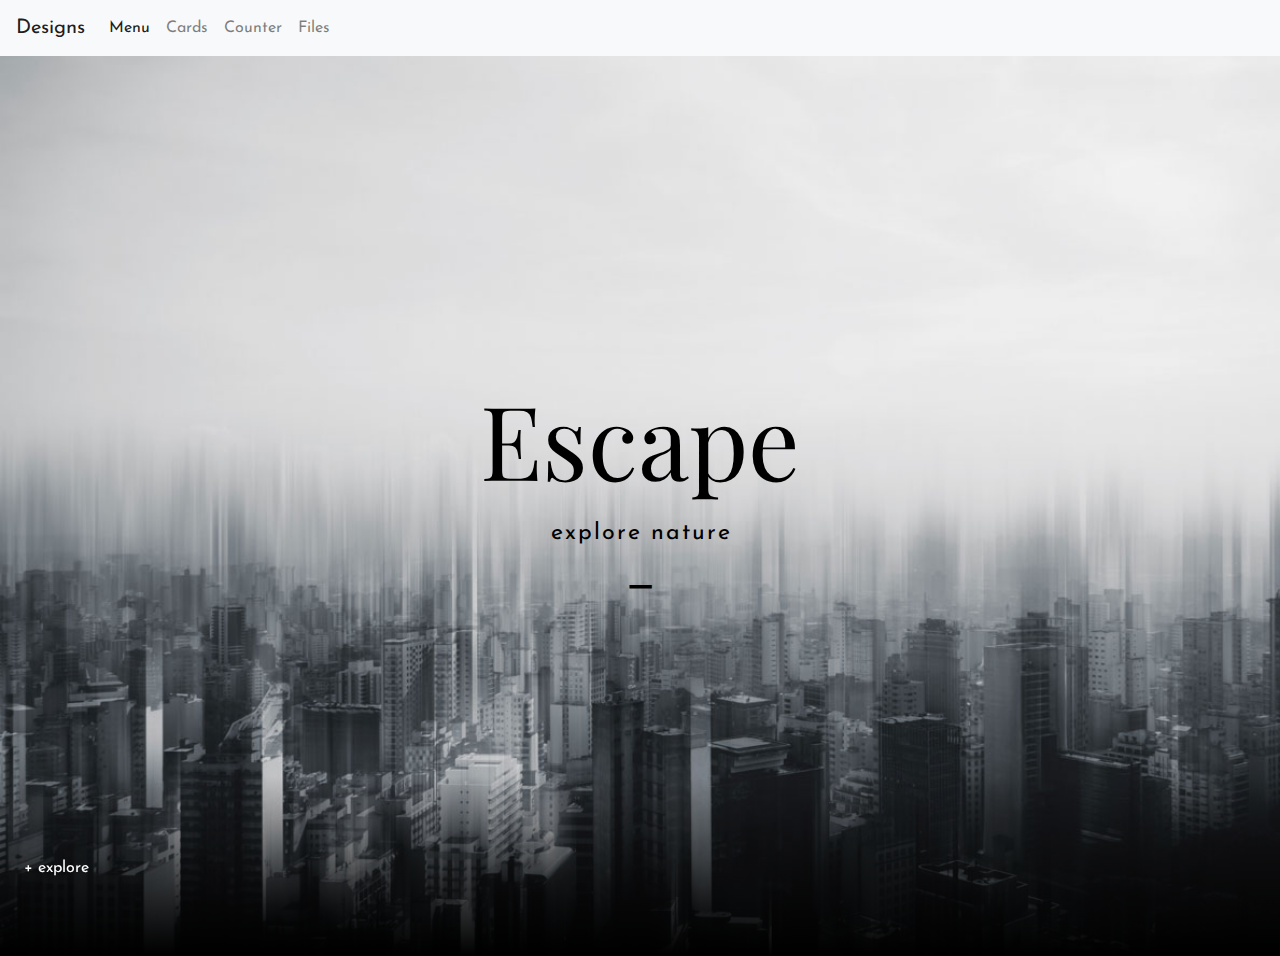
<file: index.html>
<!DOCTYPE html>
<html lang="en" class="no-js">
  <head>
    <meta charset="UTF-8" />
    <meta name="viewport" content="width=device-width, initial-scale=1" />
    <title>Grid Menu | Demo 2 | Codrops</title>
    <meta
      name="description"
      content="A CSS Grid powered menu with a box look"
    />
    <meta
      name="keywords"
      content="menu, css grid, box, navigation, web development, animation"
    />
    <meta name="author" content="Codrops" />
    <link rel="shortcut icon" href="favicon.ico" />
    <link
      rel="stylesheet"
      href="https://cdn.jsdelivr.net/npm/bootstrap@4.0.0/dist/css/bootstrap.min.css"
      integrity="sha384-Gn5384xqQ1aoWXA+058RXPxPg6fy4IWvTNh0E263XmFcJlSAwiGgFAW/dAiS6JXm"
      crossorigin="anonymous"
    />
    <link rel="stylesheet" type="text/css" href="css/base.css" />
    <link rel="stylesheet" type="text/css" href="css/demo2.css" />
    <script>
      document.documentElement.className = "js";
      var supportsCssVars = function () {
        var e,
          t = document.createElement("style");
        return (
          (t.innerHTML = "root: { --tmp-var: bold; }"),
          document.head.appendChild(t),
          (e = !!(
            window.CSS &&
            window.CSS.supports &&
            window.CSS.supports("font-weight", "var(--tmp-var)")
          )),
          t.parentNode.removeChild(t),
          e
        );
      };
      supportsCssVars() ||
        alert(
          "Please view this demo in a modern browser that supports CSS Variables."
        );
    </script>
  </head>
  <body class="demo-2 loading">
    <svg class="hidden">
      <symbol id="icon-arrow" viewBox="0 0 24 24">
        <title>arrow</title>
        <polygon
          points="6.3,12.8 20.9,12.8 20.9,11.2 6.3,11.2 10.2,7.2 9,6 3.1,12 9,18 10.2,16.8 "
        />
      </symbol>
      <symbol id="icon-drop" viewBox="0 0 24 24">
        <title>drop</title>
        <path
          d="M12,21c-3.6,0-6.6-3-6.6-6.6C5.4,11,10.8,4,11.4,3.2C11.6,3.1,11.8,3,12,3s0.4,0.1,0.6,0.3c0.6,0.8,6.1,7.8,6.1,11.2C18.6,18.1,15.6,21,12,21zM12,4.8c-1.8,2.4-5.2,7.4-5.2,9.6c0,2.9,2.3,5.2,5.2,5.2s5.2-2.3,5.2-5.2C17.2,12.2,13.8,7.3,12,4.8z"
        />
        <path
          d="M12,18.2c-0.4,0-0.7-0.3-0.7-0.7s0.3-0.7,0.7-0.7c1.3,0,2.4-1.1,2.4-2.4c0-0.4,0.3-0.7,0.7-0.7c0.4,0,0.7,0.3,0.7,0.7C15.8,16.5,14.1,18.2,12,18.2z"
        />
      </symbol>
    </svg>
    <nav class="navbar navbar-expand-lg navbar-light bg-light">
      <a class="navbar-brand" href="#">Designs</a>
      <button
        class="navbar-toggler"
        type="button"
        data-toggle="collapse"
        data-target="#navbarNav"
        aria-controls="navbarNav"
        aria-expanded="false"
        aria-label="Toggle navigation"
      >
        <span class="navbar-toggler-icon"></span>
      </button>
      <div class="collapse navbar-collapse" id="navbarNav">
        <ul class="navbar-nav">
          <li class="nav-item active">
            <a class="nav-link" href="index.html"
              >Menu <span class="sr-only">(current)</span></a
            >
          </li>
          <li class="nav-item">
            <a class="nav-link" href="cards.html">Cards</a>
          </li>
          <li class="nav-item">
            <a class="nav-link" href="counter.html">Counter</a>
          </li>
          <li class="nav-item">
            <a class="nav-link" href="files.html">Files</a>
          </li>
        </ul>
      </div>
    </nav>
    <main>
      <div class="message">
        To see the menu, please view on a larger screen.
      </div>
      <div class="content content--fixed">
        <button class="menu-trigger">+ explore</button>
      </div>
      <div
        id="content-1"
        class="content content--switch content--switch-current"
      >
        <h2 class="content__title">Escape</h2>
        <div class="content__subtitle">explore nature</div>
      </div>
      <div id="content-2" class="content content--switch">
        <h2 class="content__title">Beach</h2>
        <div class="content__subtitle">Lift your spirits</div>
      </div>
      <div id="content-3" class="content content--switch">
        <h2 class="content__title">Desert</h2>
        <div class="content__subtitle">Find yourself</div>
      </div>
      <div id="content-4" class="content content--switch">
        <h2 class="content__title">Ocean</h2>
        <div class="content__subtitle">Uncover beauty</div>
      </div>
      <div id="content-5" class="content content--switch">
        <h2 class="content__title">Jungle</h2>
        <div class="content__subtitle">Feel nature</div>
      </div>
      <div id="content-6" class="content content--switch">
        <h2 class="content__title">Mountains</h2>
        <div class="content__subtitle">Explore your limits</div>
      </div>
      <nav class="grim">
        <div class="grim__item">
          <div class="grim__item-bg grim__item-bg--1"></div>
        </div>
        <div class="grim__item">
          <div class="grim__item-bg grim__item-bg--2"></div>
        </div>
        <div class="grim__item">
          <div class="grim__item-bg grim__item-bg--3"></div>
          <div class="grim__item-content">
            <div class="grim__item-inner">
              <button class="menu-trigger menu-trigger--close">- close</button>
            </div>
          </div>
        </div>
        <div class="grim__item">
          <div class="grim__item-bg grim__item-bg--4"></div>
        </div>
        <div class="grim__item">
          <div class="grim__item-bg grim__item-bg--5"></div>
          <a href="#content-1" class="grim__link grim__item-content">
            <div class="grim__item-inner">
              <h3 class="grim__item-title">Home</h3>
            </div>
          </a>
        </div>
        <div class="grim__item">
          <div class="grim__item-bg grim__item-bg--6"></div>
          <div
            class="grim__item-img grim__item-img--1"
            style="background-image: url(img/1.jpg)"
          ></div>
          <a href="#content-2" class="grim__link grim__item-content">
            <div class="grim__item-inner">
              <h3 class="grim__item-title">Beach</h3>
              <span class="grim__item-desc">Lift your spirits</span>
            </div>
          </a>
          <div class="grim__item-bg grim__item-bg-cover grim__item-bg--6"></div>
        </div>
        <div class="grim__item">
          <div class="grim__item-bg grim__item-bg--7"></div>
          <div
            class="grim__item-img grim__item-img--2"
            style="background-image: url(img/2.jpg)"
          ></div>
          <a href="#content-3" class="grim__link grim__item-content">
            <div class="grim__item-inner">
              <h3 class="grim__item-title">Desert</h3>
              <span class="grim__item-desc">Find yourself</span>
            </div>
          </a>
          <div class="grim__item-bg grim__item-bg-cover grim__item-bg--7"></div>
        </div>
        <div class="grim__item">
          <div class="grim__item-bg grim__item-bg--8"></div>
          <div
            class="grim__item-img grim__item-img--3"
            style="background-image: url(img/3.jpg)"
          ></div>
          <a href="#content-4" class="grim__link grim__item-content">
            <div class="grim__item-inner">
              <h3 class="grim__item-title">Ocean</h3>
              <span class="grim__item-desc">Uncover beauty</span>
            </div>
          </a>
          <div class="grim__item-bg grim__item-bg-cover grim__item-bg--8"></div>
        </div>
        <div class="grim__item">
          <div class="grim__item-bg grim__item-bg--9"></div>
          <div
            class="grim__item-img grim__item-img--4"
            style="background-image: url(img/4.jpg)"
          ></div>
          <a href="#content-5" class="grim__link grim__item-content">
            <div class="grim__item-inner">
              <h3 class="grim__item-title">Jungle</h3>
              <span class="grim__item-desc">Feel nature</span>
            </div>
          </a>
          <div class="grim__item-bg grim__item-bg-cover grim__item-bg--9"></div>
        </div>
        <div class="grim__item">
          <div class="grim__item-bg grim__item-bg--10"></div>
          <div
            class="grim__item-img grim__item-img--5"
            style="background-image: url(img/5.jpg)"
          ></div>
          <a href="#content-6" class="grim__link grim__item-content">
            <div class="grim__item-inner">
              <h3 class="grim__item-title">Mountains</h3>
              <span class="grim__item-desc">Explore your limits</span>
            </div>
          </a>
          <div
            class="grim__item-bg grim__item-bg-cover grim__item-bg--10"
          ></div>
        </div>
      </nav>
    </main>
    <script
      src="https://code.jquery.com/jquery-3.2.1.slim.min.js"
      integrity="sha384-KJ3o2DKtIkvYIK3UENzmM7KCkRr/rE9/Qpg6aAZGJwFDMVNA/GpGFF93hXpG5KkN"
      crossorigin="anonymous"
    ></script>
    <script
      src="https://cdn.jsdelivr.net/npm/popper.js@1.12.9/dist/umd/popper.min.js"
      integrity="sha384-ApNbgh9B+Y1QKtv3Rn7W3mgPxhU9K/ScQsAP7hUibX39j7fakFPskvXusvfa0b4Q"
      crossorigin="anonymous"
    ></script>
    <script
      src="https://cdn.jsdelivr.net/npm/bootstrap@4.0.0/dist/js/bootstrap.min.js"
      integrity="sha384-JZR6Spejh4U02d8jOt6vLEHfe/JQGiRRSQQxSfFWpi1MquVdAyjUar5+76PVCmYl"
      crossorigin="anonymous"
    ></script>
    <script src="js/demo.js"></script>
    <script src="js/imagesloaded.pkgd.min.js"></script>
    <script src="js/anime.min.js"></script>
    <script src="js/menu2.js"></script>
  </body>
</html>
</file>
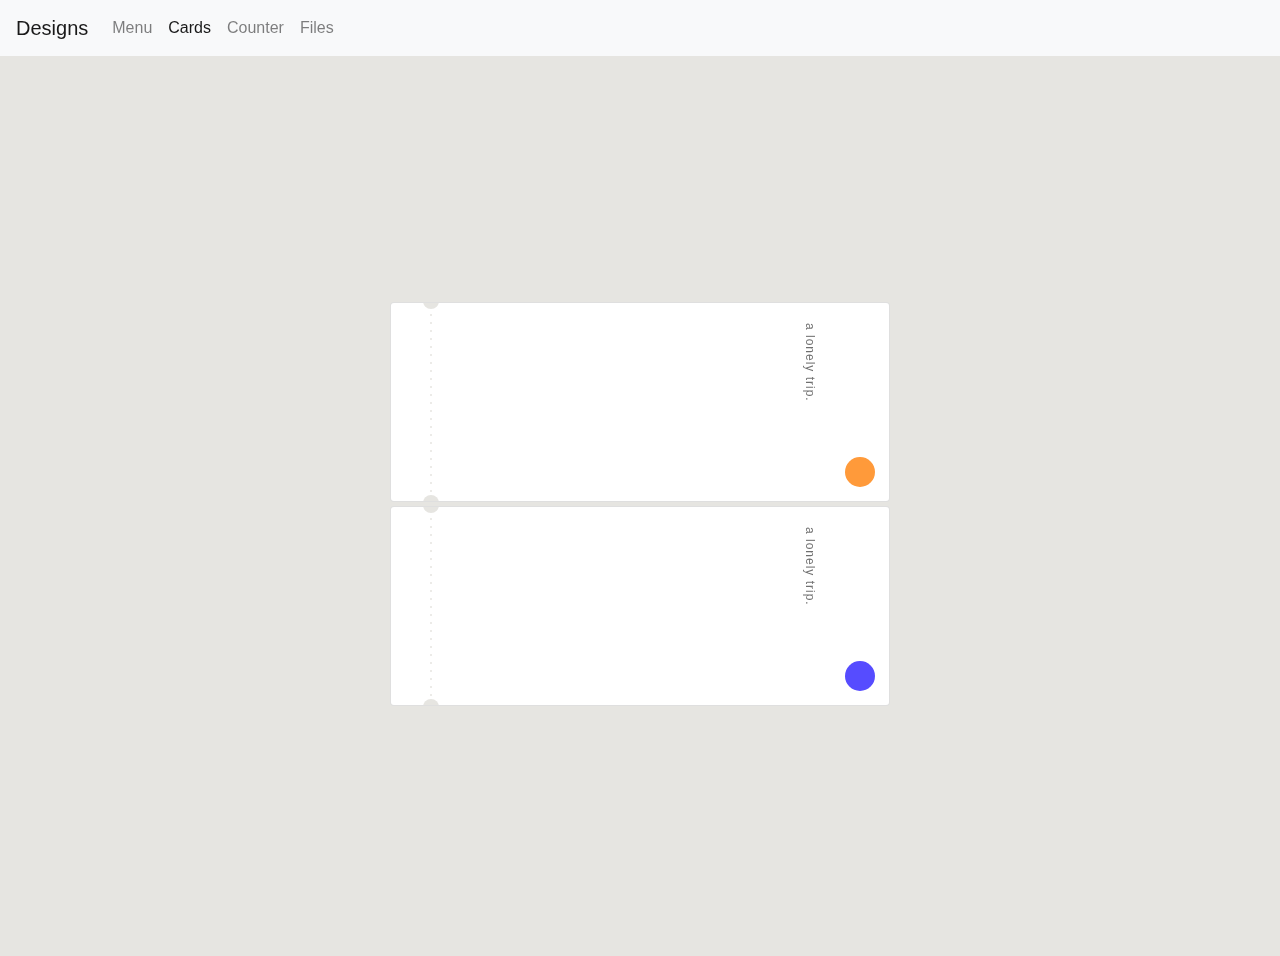
<file: cards.html>
<!DOCTYPE html>
<html lang="en">
  <head>
    <meta charset="UTF-8" />
    <meta http-equiv="X-UA-Compatible" content="IE=edge" />
    <meta name="viewport" content="width=device-width, initial-scale=1.0" />
    <link
      rel="stylesheet"
      href="https://cdn.jsdelivr.net/npm/bootstrap@4.0.0/dist/css/bootstrap.min.css"
      integrity="sha384-Gn5384xqQ1aoWXA+058RXPxPg6fy4IWvTNh0E263XmFcJlSAwiGgFAW/dAiS6JXm"
      crossorigin="anonymous"
    />
    <link rel="stylesheet" href="css/styles2.css" />

    <title>Document</title>
  </head>
  <body>
    <nav class="navbar navbar-expand-lg navbar-light bg-light">
      <a class="navbar-brand" href="#">Designs</a>
      <button
        class="navbar-toggler"
        type="button"
        data-toggle="collapse"
        data-target="#navbarNav"
        aria-controls="navbarNav"
        aria-expanded="false"
        aria-label="Toggle navigation"
      >
        <span class="navbar-toggler-icon"></span>
      </button>
      <div class="collapse navbar-collapse" id="navbarNav">
        <ul class="navbar-nav">
          <li class="nav-item">
            <a class="nav-link" href="index.html">Menu </a>
          </li>
          <li class="nav-item active">
            <a class="nav-link" href="cards.html"
              >Cards<span class="sr-only">(current)</span></a
            >
          </li>
          <li class="nav-item">
            <a class="nav-link" href="counter.html">Counter</a>
          </li>
          <li class="nav-item">
            <a class="nav-link" href="files.html">Files</a>
          </li>
        </ul>
      </div>
    </nav>

    <div class="container">
      <div class="card">
        <h2>North</h2>
        <i class="fas fa-arrow-right"></i>
        <p>a lonely trip.</p>
        <div class="pic"></div>
        <ul>
          <li></li>
          <li></li>
          <li></li>
          <li></li>
          <li></li>
          <li></li>
          <li></li>
          <li></li>
          <li></li>
          <li></li>
          <li></li>
          <li></li>
          <li></li>
          <li></li>
          <li></li>
          <li></li>
          <li></li>
          <li></li>
          <li></li>
          <li></li>
          <li></li>
          <li></li>
          <li></li>
        </ul>
        <div class="social">
          <i class="fab fa-facebook-f"></i>
          <i class="fab fa-twitter"></i>
          <i class="fab fa-instagram"></i>
          <i class="fab fa-github"></i>
        </div>
        <button></button>
      </div>
      <div class="card card2">
        <h2>Vauxhall</h2>
        <i class="fas fa-arrow-right"></i>
        <p>a lonely trip.</p>
        <div class="pic"></div>
        <ul>
          <li></li>
          <li></li>
          <li></li>
          <li></li>
          <li></li>
          <li></li>
          <li></li>
          <li></li>
          <li></li>
          <li></li>
          <li></li>
          <li></li>
          <li></li>
          <li></li>
          <li></li>
          <li></li>
          <li></li>
          <li></li>
          <li></li>
          <li></li>
          <li></li>
          <li></li>
          <li></li>
        </ul>
        <div class="social">
          <i class="fab fa-facebook-f"></i>
          <i class="fab fa-twitter"></i>
          <i class="fab fa-instagram"></i>
          <i class="fab fa-github"></i>
        </div>
        <button></button>
      </div>
    </div>

    <script
      src="https://code.jquery.com/jquery-3.2.1.slim.min.js"
      integrity="sha384-KJ3o2DKtIkvYIK3UENzmM7KCkRr/rE9/Qpg6aAZGJwFDMVNA/GpGFF93hXpG5KkN"
      crossorigin="anonymous"
    ></script>
    <script
      src="https://cdn.jsdelivr.net/npm/popper.js@1.12.9/dist/umd/popper.min.js"
      integrity="sha384-ApNbgh9B+Y1QKtv3Rn7W3mgPxhU9K/ScQsAP7hUibX39j7fakFPskvXusvfa0b4Q"
      crossorigin="anonymous"
    ></script>
    <script
      src="https://cdn.jsdelivr.net/npm/bootstrap@4.0.0/dist/js/bootstrap.min.js"
      integrity="sha384-JZR6Spejh4U02d8jOt6vLEHfe/JQGiRRSQQxSfFWpi1MquVdAyjUar5+76PVCmYl"
      crossorigin="anonymous"
    ></script>
  </body>
</html>
</file>
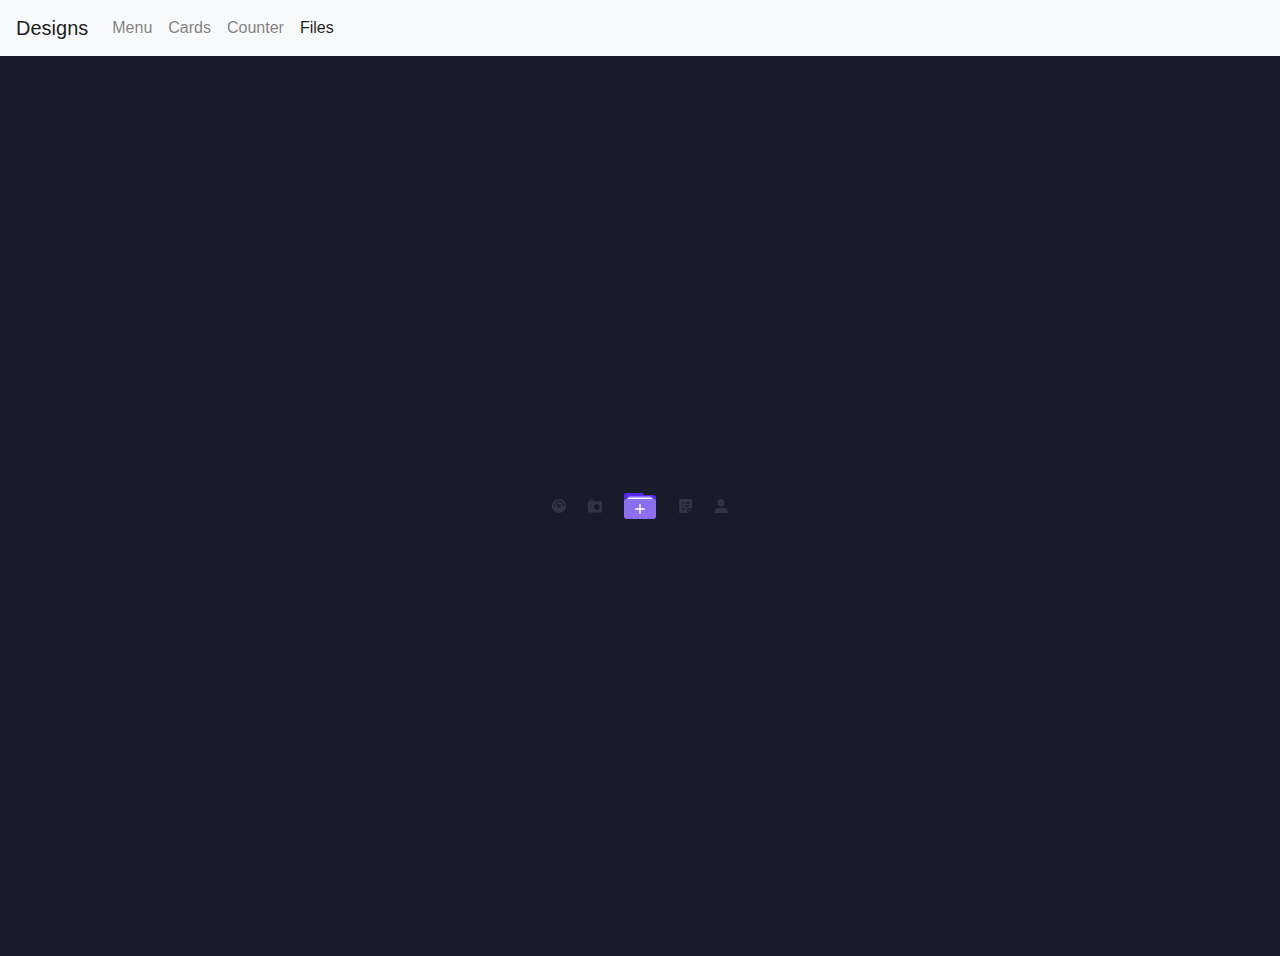
<file: files.html>
<!DOCTYPE html>
<html lang="en">
  <head>
    <meta charset="UTF-8" />
    <meta http-equiv="X-UA-Compatible" content="IE=edge" />
    <meta name="viewport" content="width=device-width, initial-scale=1.0" />
    <link
      rel="stylesheet"
      href="https://cdn.jsdelivr.net/npm/bootstrap@4.0.0/dist/css/bootstrap.min.css"
      integrity="sha384-Gn5384xqQ1aoWXA+058RXPxPg6fy4IWvTNh0E263XmFcJlSAwiGgFAW/dAiS6JXm"
      crossorigin="anonymous"
    />
    <link rel="stylesheet" href="css/styles4.css">
    <title>Document</title>
  </head>
  <body>
    <nav class="navbar navbar-expand-lg navbar-light bg-light">
        <a class="navbar-brand" href="#">Designs</a>
        <button
          class="navbar-toggler"
          type="button"
          data-toggle="collapse"
          data-target="#navbarNav"
          aria-controls="navbarNav"
          aria-expanded="false"
          aria-label="Toggle navigation"
        >
          <span class="navbar-toggler-icon"></span>
        </button>
        <div class="collapse navbar-collapse" id="navbarNav">
          <ul class="navbar-nav">
            <li class="nav-item">
              <a class="nav-link" href="index.html">Menu </a>
            </li>
            <li class="nav-item">
              <a class="nav-link" href="cards.html">Cards</a>
            </li>
            <li class="nav-item">
              <a class="nav-link" href="counter.html"
                >Counter</a
              >
            </li>
            <li class="nav-item active">
              <a class="nav-link" href="files.html">Files
                <span class="sr-only">(current)</span>
              </a>
            </li>
          </ul>
        </div>
      </nav>
    <div class="main-container">
    <ul class="tabbar">
        <li>
            <svg>
                <use xlink:href="#dashboardIconFilled">
            </svg>
        </li>
        <li>
            <svg>
                <use xlink:href="#cameraIconFilled">
            </svg>
        </li>
        <li>
            <div class="fileAdd">
                <ul>
                    <li class="word"></li>
                    <li class="powerpoint"></li>
                    <li class="excel"></li>
                </ul>
                <div>
                    <span></span>
                </div>
            </div>
        </li>
        <li>
            <svg>
                <use xlink:href="#filesIconFilled">
            </svg>
        </li>
        <li>
            <svg>
                <use xlink:href="#userIconFilled">
            </svg>
        </li>
    </ul>
    
    <svg xmlns="http://www.w3.org/2000/svg" style="display: none;">
        <symbol xmlns="http://www.w3.org/2000/svg" viewBox="0 0 24 24" id="dashboardIcon">
            <g stroke-linecap="square" stroke-linejoin="miter" stroke-width="2">
                <path fill="none" stroke-miterlimit="10" d="M6.3,10C6.1,10.6,6,11.3,6,12" stroke-linecap="butt"></path>
                <path fill="none" stroke-miterlimit="10" d="M18,12c0-3.3-2.7-6-6-6 c-0.7,0-1.4,0.1-2,0.3" stroke-linecap="butt"></path>
                <line fill="none" stroke-miterlimit="10" x1="10.6" y1="10.6" x2="7" y2="7"></line>
                <circle fill="none" stroke-miterlimit="10" cx="12" cy="12" r="2"></circle>
                <circle fill="none" stroke-miterlimit="10" cx="12" cy="12" r="11"></circle>
            </g>
        </symbol>
        <symbol xmlns="http://www.w3.org/2000/svg" viewBox="0 0 24 24" id="dashboardIconFilled">
            <path stroke="none" d="M12,0C5.383,0,0,5.383,0,12s5.383,12,12,12s12-5.383,12-12S18.617,0,12,0z M5,12c0,0.552-0.447,1-1,1 s-1-0.448-1-1c0-1.387,0.325-2.696,0.887-3.871l1.526,1.526C5.15,10.389,5,11.177,5,12z M12,15c-1.654,0-3-1.346-3-3 c0-0.462,0.113-0.894,0.3-1.285L5.086,6.5L6.5,5.086l4.214,4.215C11.106,9.114,11.538,9,12,9c1.654,0,3,1.346,3,3S13.654,15,12,15z M20,13c-0.553,0-1-0.448-1-1c0-3.86-3.141-7-7-7c-0.823,0-1.61,0.15-2.345,0.413L8.13,3.887C9.304,3.324,10.613,3,12,3 c4.963,0,9,4.038,9,9C21,12.552,20.553,13,20,13z"></path>
        </symbol>
        <symbol xmlns="http://www.w3.org/2000/svg" viewBox="0 0 24 24" id="cameraIcon">
            <g stroke-linecap="square" stroke-linejoin="miter" stroke-width="2">
                <rect x="1" y="5" transform="matrix(-1 -4.489621e-11 4.489621e-11 -1 24 27)" fill="none" stroke-miterlimit="10" width="22" height="17"></rect>
                <line fill="none" stroke-miterlimit="10" x1="4" y1="2" x2="8" y2="2"></line>
                <circle fill="none" stroke-miterlimit="10" cx="15" cy="14" r="4"></circle>
                <circle cx="6" cy="10" r="1" stroke-linejoin="miter" stroke-linecap="square" stroke="none"></circle>
            </g>
        </symbol>
        <symbol xmlns="http://www.w3.org/2000/svg" viewBox="0 0 24 24" id="cameraIconFilled">
            <g stroke="none">
                <rect x="3" y="1" width="6" height="2"></rect>
                <path d="M23,4H1C0.447,4,0,4.448,0,5v17c0,0.552,0.447,1,1,1h22c0.553,0,1-0.448,1-1V5C24,4.448,23.553,4,23,4z M6,11c-0.552,0-1-0.448-1-1c0-0.552,0.448-1,1-1s1,0.448,1,1C7,10.552,6.552,11,6,11z M15,19c-2.761,0-5-2.239-5-5s2.239-5,5-5 s5,2.239,5,5S17.761,19,15,19z"></path>
            </g>
        </symbol>
        <symbol xmlns="http://www.w3.org/2000/svg" viewBox="0 0 24 24" id="filesIcon">
            <g stroke-linecap="square" stroke-linejoin="miter" stroke-width="2" transform="translate(1,0)">
                <line x1="7" y1="7" x2="8" y2="7" fill="none" stroke-miterlimit="10"></line>
                <line x1="12" y1="7" x2="17" y2="7" fill="none" stroke-miterlimit="10"></line>
                <line x1="7" y1="12" x2="8" y2="12" fill="none" stroke-miterlimit="10"></line>
                <line x1="12" y1="12" x2="17" y2="12" fill="none" stroke-miterlimit="10"></line>
                <line x1="7" y1="17" x2="12" y2="17" fill="none" stroke-miterlimit="10"></line>
                <polygon points="16 23 16 17 22 17 16 23" stroke="none" stroke-linecap="butt"></polygon>
                <polyline points="16 23 16 17 22 17" fill="none" stroke-miterlimit="10" stroke-linecap="butt"></polyline>
                <polygon points="16 23 2 23 2 1 22 1 22 17 16 23" fill="none" stroke-miterlimit="10"></polygon>
            </g>
        </symbol>
        <symbol xmlns="http://www.w3.org/2000/svg" viewBox="0 0 24 24" id="filesIconFilled">
            <g transform="translate(1,0)">
                <polygon points="22.414 18 17 18 17 23.414 22.414 18" stroke="none"></polygon>
                <path d="M22,0H2A1,1,0,0,0,1,1V23a1,1,0,0,0,1,1H15V17a1,1,0,0,1,1-1h7V1A1,1,0,0,0,22,0ZM6,6H9V8H6Zm0,5H9v2H6Zm5,7H6V16h5Zm7-5H11V11h7Zm0-5H11V6h7Z" stroke="none"></path>
            </g>
        </symbol>
        <symbol xmlns="http://www.w3.org/2000/svg" viewBox="0 0 24 24" id="userIcon">
            <g stroke-linecap="square" stroke-linejoin="miter" stroke-width="2">
                <path fill="none" stroke-miterlimit="10" d="M12,12L12,12 c-2.761,0-5-2.239-5-5V6c0-2.761,2.239-5,5-5h0c2.761,0,5,2.239,5,5v1C17,9.761,14.761,12,12,12z"></path>
                <path fill="none" stroke-miterlimit="10" d="M22,20.908 c0-1.8-1.197-3.383-2.934-3.856C17.172,16.535,14.586,16,12,16s-5.172,0.535-7.066,1.052C3.197,17.525,2,19.108,2,20.908V23h20 V20.908z"></path>
            </g>
        </symbol>
        <symbol xmlns="http://www.w3.org/2000/svg" viewBox="0 0 24 24" id="userIconFilled">
            <g stroke="none">
                <path d="M12,13c3.309,0,6-2.691,6-6V6c0-3.309-2.691-6-6-6S6,2.691,6,6v1C6,10.309,8.691,13,12,13z"></path>
                <path d="M19.322,15.981c-4.704-1.303-9.939-1.303-14.644,0C2.513,16.581,1,18.564,1,20.805V24h22 v-3.195C23,18.564,21.487,16.581,19.322,15.981z"></path>
            </g>
        </symbol>
    </svg>
    
</div>
    <!-- dribbble -->
    <!-- <a class="dribbble" href="https://dribbble.com/shots/5730764-Add-file-animation" target="_blank"><img src="https://cdn.dribbble.com/assets/dribbble-ball-mark-2bd45f09c2fb58dbbfb44766d5d1d07c5a12972d602ef8b32204d28fa3dda554.svg" alt=""></a> -->
    <script
      src="https://code.jquery.com/jquery-3.2.1.slim.min.js"
      integrity="sha384-KJ3o2DKtIkvYIK3UENzmM7KCkRr/rE9/Qpg6aAZGJwFDMVNA/GpGFF93hXpG5KkN"
      crossorigin="anonymous"
    ></script>
    <script
      src="https://cdn.jsdelivr.net/npm/popper.js@1.12.9/dist/umd/popper.min.js"
      integrity="sha384-ApNbgh9B+Y1QKtv3Rn7W3mgPxhU9K/ScQsAP7hUibX39j7fakFPskvXusvfa0b4Q"
      crossorigin="anonymous"
    ></script>
    <script
      src="https://cdn.jsdelivr.net/npm/bootstrap@4.0.0/dist/js/bootstrap.min.js"
      integrity="sha384-JZR6Spejh4U02d8jOt6vLEHfe/JQGiRRSQQxSfFWpi1MquVdAyjUar5+76PVCmYl"
      crossorigin="anonymous"
    ></script>
    <script src="js/folder.js"></script>
  </body>
</html>
</file>
<file: css/base.css>
article,aside,details,figcaption,figure,footer,header,hgroup,main,nav,section,summary{display:block;}audio,canvas,video{display:inline-block;}audio:not([controls]){display:none;height:0;}[hidden]{display:none;}html{font-family:sans-serif;-ms-text-size-adjust:100%;-webkit-text-size-adjust:100%;}body{margin:0;}a:focus{outline:thin dotted;}a:active,a:hover{outline:0;}h1{font-size:2em;margin:0.67em 0;}abbr[title]{border-bottom:1px dotted;}b,strong{font-weight:bold;}dfn{font-style:italic;}hr{-moz-box-sizing:content-box;box-sizing:content-box;height:0;}mark{background:#ff0;color:#000;}code,kbd,pre,samp{font-family:monospace,serif;font-size:1em;}pre{white-space:pre-wrap;}q{quotes:"\201C" "\201D" "\2018" "\2019";}small{font-size:80%;}sub,sup{font-size:75%;line-height:0;position:relative;vertical-align:baseline;}sup{top:-0.5em;}sub{bottom:-0.25em;}img{border:0;}svg:not(:root){overflow:hidden;}figure{margin:0;}fieldset{border:1px solid #c0c0c0;margin:0 2px;padding:0.35em 0.625em 0.75em;}legend{border:0;padding:0;}button,input,select,textarea{font-family:inherit;font-size:100%;margin:0;}button,input{line-height:normal;}button,select{text-transform:none;}button,html input[type="button"],input[type="reset"],input[type="submit"]{-webkit-appearance:button;cursor:pointer;}button[disabled],html input[disabled]{cursor:default;}input[type="checkbox"],input[type="radio"]{box-sizing:border-box;padding:0;}input[type="search"]{-webkit-appearance:textfield;-moz-box-sizing:content-box;-webkit-box-sizing:content-box;box-sizing:content-box;}input[type="search"]::-webkit-search-cancel-button,input[type="search"]::-webkit-search-decoration{-webkit-appearance:none;}button::-moz-focus-inner,input::-moz-focus-inner{border:0;padding:0;}textarea{overflow:auto;vertical-align:top;}table{border-collapse:collapse;border-spacing:0;}
*,
*::after,
*::before {
	box-sizing: border-box;
}

html {
	background: #000;
}

body {
	min-height: 100vh;
	color: #57585c;
	color: var(--color-text);
	background: #fff;
	background: var(--color-bg);
	-webkit-font-smoothing: antialiased;
	-moz-osx-font-smoothing: grayscale;
}

/* Fade effect */
.js body {
	opacity: 0;
	transition: opacity 0.3s;
}

.js body.render {
	opacity: 1;
}

/* Page Loader */
.js .loading::before {
	content: '';
	position: fixed;
	z-index: 100000;
	top: 0;
	left: 0;
	width: 100%;
	height: 100%;
	background: var(--color-bg);
}

.js .loading::after {
	content: '';
	position: fixed;
	z-index: 100000;
	top: 50%;
	left: 50%;
	width: 60px;
	height: 60px;
	margin: -30px 0 0 -30px;
	pointer-events: none;
	border-radius: 50%;
	opacity: 0.4;
	background: var(--color-text);
	animation: loaderAnim 0.7s linear infinite alternate forwards;
}

@keyframes loaderAnim {
	to {
		opacity: 1;
		transform: scale3d(0.5,0.5,1);
	}
}

a {
	text-decoration: none;
	color: var(--color-link);
	outline: none;
}

a:hover,
a:focus {
	color: var(--color-link-hover);
	outline: none;
}

button:focus {
	outline: none;
}

.hidden {
	position: absolute;
	overflow: hidden;
	width: 0;
	height: 0;
	pointer-events: none;
}

.content {
	flex-direction: column;
	height: auto;
	min-height: 0;
}

.content--fixed {
	position: relative;
	z-index: 1000;
	display: block;
	padding: 0.85em;
}

.codrops-header {
	flex-direction: column;
	align-items: center;
}

.codrops-header__title {
	font-weight: bold;
	padding-bottom: 0.25em;
	text-align: center;
}

.info {
	margin: 0;
}

.codrops-links {
	margin: 0;
}

.message {
	position: relative;
	z-index: 100;
	padding: 1em;
	text-align: center;
	color: var(--color-bg);
	background: var(--color-text);
}

/* Icons */
.icon {
	display: block;
	width: 1.5em;
	height: 1.5em;
	margin: 0 auto;
	fill: currentColor;
}

main {
	position: relative;
	width: 100%;
}

/* Header */
.codrops-header {
	position: relative;
	z-index: 100;
	display: flex;
}

.codrops-header__title {
	font-size: 1em;
	font-weight: bold;
	margin: 0;
	padding: 0.75em 0;
}

.info {
	color: var(--color-info);
	text-align: center;
}

/* Top Navigation Style */
.codrops-links {
	position: relative;
	display: flex;
	justify-content: center;
	text-align: center;
	white-space: nowrap;
}

.codrops-icon {
	display: inline-block;
	margin: 0.15em;
	padding: 0.25em;
}

.demos {
	text-align: center;
	line-height: 2;
	margin: 1rem 0 0 0;
}

.github {
	display: block;
}

.content {
	position: relative;
	display: flex;
	justify-content: center;
	align-items: center;
}

.content--switch {
	padding: 2.5rem 1rem;
}

.demo--current {
	opacity: 0.5;
}

@media screen and (min-width: 55em) {
	.message {
		display: none;
	}
	
	.codrops-header {
		flex-direction: row;
		align-items: flex-start;
		align-items: center;
		align-self: start;
		grid-area: header;
		justify-self: start;
	}

	.codrops-links {
		margin-right: 1rem;
	}

	.info {
		text-align: left;
		margin: 0 0 0 1.25em;
	}

	.content {
		margin: 0 auto;
		min-height: 100vh;
	}

	.js .content--switch {
		display: none;
	}

	.js .content--switch-current {
		display: flex;
	}

	.content--fixed {
		position: fixed;
		z-index: 10;
		top: 0;
		left: 0;
		display: grid;
		align-content: space-between;
		width: 100%;
		max-width: none;
		min-height: 0;
		height: 100vh;
		padding: 1.5em;
		pointer-events: none;
		grid-template-columns: 70% 30%;
		grid-template-rows: auto auto 4em;
		grid-template-areas: 'header ...'
		'... ...'
		'menu demos';
	}

	.content--fixed a {
		pointer-events: auto;
	}

	.demos {
		grid-area: demos;
		align-self: end;
		justify-self: end;
		display: flex;
		align-items: center;
		justify-content: center;
		margin: 0;
	}

	.demo:nth-child(2) {
		margin: 0 3rem 0 1.5rem;
	}
}
</file>
<file: css/demo2.css>
@import url('https://fonts.googleapis.com/css?family=Josefin+Sans:400,700|Playfair+Display');

.demo-2 {
	font-family: 'Josefin Sans', sans-serif;
	--color-text: #000;
	--color-bg: #9c9c9c;
	--color-link: #8958b1;
	--color-link-hover: #fff;
	--color-info: #000;
}

.content__title {
	font-family: 'Playfair Display', serif;
	font-size: 8vw;
	margin: 0;
	position: relative;
	font-weight: normal;
}

.content__subtitle {
	font-size: 1.45rem;
	padding: 1rem 0;
	letter-spacing: 2px;
	text-indent: 2px;
}

.content__subtitle::after {
	content: '\2014';
	position: relative;
	display: block;
	font-size: 2.75rem;
	text-align: center;
}

.menu-trigger {
	display: none;
}

.grim {
	display: none;
}

.content--switch {
	background-size: cover;
}

.content--switch::after {
	content: '';
	pointer-events: none;
	position: absolute;
	width: 100%;
	height: 20%;
	bottom: 0;
	background: linear-gradient(transparent, #000);
}

#content-1 {
	background-image: url(../img/bg.jpg);
}

#content-2 {
	background-image: url(../img/bg1.jpg);
}

#content-3 {
	background-image: url(../img/bg2.jpg);
}

#content-4 {
	background-image: url(../img/bg3.jpg);
}

#content-5 {
	background-image: url(../img/bg4.jpg);
}

#content-6 {
	background-image: url(../img/bg5.jpg);
}

@media screen and (min-width: 55em) {
	.menu-trigger {
		display: inline-block;
		background: none;
		border: 0;
		grid-area: menu;
		justify-self: start;
		align-self: end;
		cursor: pointer;
		pointer-events: auto;
		font-family: inherit;
		color: inherit;
		position: relative;
		padding: 0;
		color: #fff;
		white-space: nowrap;
	}

	.menu-trigger--close {
		color: #000;
		align-self: center;
	}

	.grim {
		display: grid;
		position: fixed;
		z-index: 1000;
		bottom: 0;
		left: 0;
		width: 100%;
		height: 100vh;
		grid-template-columns: repeat(32,3.125vw);
		grid-template-rows: repeat(32,3.125vh);
		pointer-events: none;
	}

	.grim--open {
		pointer-events: auto;
	}

	.grim__item {
		position: relative;
		overflow: hidden;
		display: flex;
		justify-content: center;
		align-items: center;
	}

	.grim__item:first-child {
		grid-area: 31 / 1 / 33 / 2;
	}

	.grim__item:nth-child(2) {
		grid-area: 31 / 2 / 33 / 3;
	}

	.grim__item:nth-child(3) {
		grid-area: 29 / 1 / 31 / 3;
	}

	.grim__item:nth-child(4) {
		grid-area: 29 / 3 / 33 / 5;
	}

	.grim__item:nth-child(5) {
		grid-area: 25 / 1 / 29 / 5;
	}

	.grim__item:nth-child(6) {
		grid-area: 25 / 5 / 33 / 9;
	}

	.grim__item:nth-child(7) {
		grid-area: 17 / 1 / 25 / 9;
	}

	.grim__item:nth-child(8) {
		grid-area: 17 / 9 / 33 / 17;
	}

	.grim__item:nth-child(9) {
		grid-area: 1 / 1 / 17 / 17;
	}

	.grim__item:nth-child(10) {
		grid-area: 1 / 17 / 33 / 33;
	}

	.grim__item-bg {
		position: absolute;
		width: 100%;
		height: 100%;
		top: 0;
		left: 0;
		opacity: 0;
		box-shadow: 0 0 0 2px currentColor;
		background: currentColor;
	}

	.grim__item-bg--1 { color: #f1d3b9; }
	.grim__item-bg--2 { color: #df9e98; }
	.grim__item-bg--3 { color: #fcfdff; }
	.grim__item-bg--4 { color: #9ed4d4; }
	.grim__item-bg--5 { color: #000; }

	.grim__item-bg--6 { color: #7296de; }
	.grim__item-bg--7 { color: #7c95b5; }
	.grim__item-bg--8 { color: #86bfbf; }
	.grim__item-bg--9 { color: #af9b9b; }
	.grim__item-bg--10 { color: #c57d76; }

	.grim__item-img {
		position: absolute;
		width: 100%;
		height: 100%;
		opacity: 0;
		background-repeat: no-repeat;
		background-size: 100% auto;
		background-position: 50% 100%;
		background-color: currentColor;
	}

	.grim__item-img--1 { color: #fcfdff; }
	.grim__item-img--2 { color: #a9bdd6; }
	.grim__item-img--3 { color: #9ed4d4; }
	.grim__item-img--4 { color: #d0bebe; }
	.grim__item-img--5 { color: #df9e98; }

	.grim__item-content {
		position: relative;
		color: #000;
		overflow: hidden;
	}

	.grim__item-content:hover,
	.grim__item-content:focus {
		opacity: 0.8;
		color: inherit;
		transition: opacity 0.3s;
	}

	.grim__item-inner {
		padding: 0 1rem;
		display: flex;
		flex-direction: column;
		justify-content: center;
		align-items: center;
		text-align: center;
		position: relative;
		opacity: 0;
	}

	.grim__item-title {
		font-weight: normal;
		margin: 0;
		font-size: 4vmax;
		font-family: 'Playfair Display', serif;
	}

	.grim__item:nth-child(-n+6) .grim__item-title {
		font-size: 2vmax;
	}

	.grim__item:nth-child(5) .grim__item-title {
		color: #fff;
	}

	.grim__item-desc {
		font-size: 0.85rem;
		margin: 0.5rem 0 0 0;
	}

	.grim__item-desc::after {
		content: '\2014';
		position: relative;
		display: block;
		font-size: 1.75rem;
	}
}
</file>
<file: css/styles2.css>
* {
  margin: 0;
  padding: 0;
  box-sizing: border-box;
}

i {
  opacity: 0;
  font-size: 18px;
  color: #fff;
  will-change: transform;
  transform: scale(0.1);
  transition: all 0.2s ease;
}

h2 {
  pointer-events: none;
}

body {
  background-color: #E6E5E1;
  width: 100vw;
  height: 100vh;
}

.container {
  width: 100%;
  height: 100%;
  display: flex;
  justify-content: center;
  align-items: center;
  flex-direction: column;
}
.container .card {
  position: relative;
  width: 500px;
  height: 200px;
  background-color: #fff;
  overflow: hidden;
  margin-bottom: 4px;
}
.container .card:before {
  content: "";
  z-index: 99;
  position: absolute;
  top: -10px;
  left: 32px;
  display: block;
  width: 16px;
  height: 16px;
  border-radius: 16px;
  background-color: #E6E5E1;
}
.container .card:after {
  content: "";
  z-index: 99;
  position: absolute;
  bottom: -10px;
  left: 32px;
  display: block;
  width: 16px;
  height: 16px;
  border-radius: 16px;
  background-color: #E6E5E1;
}
.container .card ul {
  z-index: 99;
  position: absolute;
  left: 39px;
  top: 5px;
  list-style-type: none;
}
.container .card ul li {
  width: 2px;
  height: 2px;
  border-radius: 2px;
  margin: 6px 0;
  background-color: #E6E5E1;
}
.container .card h2 {
  z-index: 99;
  font-family: "Poppins", sans-serif;
  position: absolute;
  bottom: 0;
  right: 130px;
  font-size: 60px;
  font-weight: 700;
  color: #fff;
}
.container .card .fa-arrow-right {
  z-index: 100;
  position: absolute;
  right: 75px;
  bottom: 25px;
  font-size: 40px;
  cursor: pointer;
}
.container .card p {
  z-index: 99;
  position: absolute;
  top: 20px;
  right: 70px;
  color: #333;
  opacity: 0.7;
  font-size: 12px;
  letter-spacing: 1px;
  -ms-writing-mode: tb-lr;
      writing-mode: vertical-lr;
  transition: all 0.2s ease;
}
.container .card .pic {
  z-index: 100;
  width: 400px;
  height: 200px;
  background-image: url("https://images.unsplash.com/photo-1525543907410-b2562b6796d6?ixlib=rb-0.3.5&s=9ff8e5e718a6a40cbd0e1471235912f4&auto=format&fit=crop&w=3452&q=80");
  background-size: 100% 100%;
  filter: grayscale(100%);
}
.container .card .social {
  position: absolute;
  left: 60px;
  top: 0;
  display: flex;
  justify-content: space-around;
  align-items: center;
  width: 180px;
  height: 64px;
  border-radius: 80px;
}
.container .card .social i:nth-of-type(1) {
  transition-delay: 0.4s;
}
.container .card .social i:nth-of-type(2) {
  transition-delay: 0.3s;
}
.container .card .social i:nth-of-type(3) {
  transition-delay: 0.2s;
}
.container .card .social i:nth-of-type(4) {
  transition-delay: 0.1s;
}
.container .card:hover i {
  opacity: 1;
  transform: scale(1);
}
.container .card button {
  position: absolute;
  right: 14px;
  bottom: 14px;
  width: 30px;
  height: 30px;
  background-color: #DA4D1D;
  border: none;
  border-radius: 30px;
  cursor: pointer;
  outline: none;
  transition: all 0.3s ease;
  mix-blend-mode: hard-light;
}
.container .card button i {
  font-size: 3rem;
}
.container .card:hover button {
  transform: scale(16.5);
}
.container .card:hover p {
  color: #fff;
}
.container .card:hover .pic {
  filter: grayscale(0);
}
.container .card2 .pic {
  background-image: url("https://images.unsplash.com/photo-1528785198459-ec50485704c7?ixlib=rb-0.3.5&s=3a2fc3039516555bbb2e9cd2967bd321&auto=format&fit=crop&w=1537&q=80");
}
.container .card2 button {
  background-color: #2b26c3;
}

.dr {
  position: absolute;
  bottom: 16px;
  right: 16px;
  width: 100px;
}/*# sourceMappingURL=styles2.css.map */
</file>
<file: css/styles4.css>
.fileAdd {
    width: 32px;
    height: 24px;
    background: #5628EE;
    border-radius: 0 3px 3px 3px;
    position: relative;
    margin: 2px 0 0 0;
    perspective: 160px;
    cursor: pointer;
  }
  .fileAdd:before {
    content: '';
    border-radius: 2px 2px 0 0;
    background: inherit;
    height: 2px;
    width: 20px;
    display: block;
    position: absolute;
    top: -2px;
    left: 0;
  }
  .fileAdd div {
    position: absolute;
    left: 0;
    right: 0;
    bottom: 0;
    height: 20px;
    background: #8C6FF0;
    border-radius: 2px 2px 3px 3px;
    z-index: 2;
    transition: transform 0.25s ease;
    transform-origin: 50% 100%;
  }
  .fileAdd div span {
    display: block;
    width: 10px;
    height: 10px;
    position: absolute;
    left: 50%;
    top: 50%;
    margin: -5px 0 0 -5px;
    transition: transform 0.35s cubic-bezier(0.2, 0.8, 0.3, 1.4);
  }
  .fileAdd div span:before, .fileAdd div span:after {
    content: '';
    height: 10px;
    width: 2px;
    border-radius: 1px;
    background: #fff;
    display: block;
    position: absolute;
    left: 4px;
    top: 0;
  }
  .fileAdd div span:before {
    transform: scaleX(0.75);
  }
  .fileAdd div span:after {
    transform: scaleY(0.75) rotate(90deg);
  }
  .fileAdd ul {
    margin: 0;
    padding: 0;
    list-style: none;
    position: absolute;
    bottom: 0;
    left: 0;
    right: 0;
    perspective: 300px;
  }
  .fileAdd ul li {
    --translateY: 0;
    --translateX: 0;
    --scale: 0.92;
    bottom: 0;
    left: 6px;
    position: absolute;
    width: 20px;
    height: 26px;
    transition: transform 0.45s ease;
    transform: translateY(var(--translateY)) translateX(var(--translateX)) scaleX(var(--scale));
  }
  .fileAdd ul li:before, .fileAdd ul li:after {
    --rotateY: 0deg;
    --rotateZ: 90deg;
    content: '';
    position: absolute;
    top: 0;
    left: 0;
    width: 100%;
    height: 100%;
    border-radius: 2px;
    backface-visibility: hidden;
    transform-style: preserve-3d;
    transition: transform 0.4s ease;
    transform: rotateY(var(--rotateY)) rotateZ(var(--rotateZ));
  }
  .fileAdd ul li:after {
    --rotateY: -180deg;
    z-index: 1;
    text-align: center;
    font-size: 10px;
    font-weight: 600;
    color: #fff;
    line-height: 26px;
    font-family: 'Mukta Malar';
  }
  .fileAdd ul li.word:before {
    background: #8969f3;
  }
  .fileAdd ul li.word:after {
    background: #DAEDFE;
    color: #46A7FE;
    content: 'W';
  }
  .fileAdd ul li.powerpoint {
    --translateY: 1px;
    --scale: 0.96;
  }
  .fileAdd ul li.powerpoint:before {
    background: #bba9f8;
  }
  .fileAdd ul li.powerpoint:after {
    background: #FDE5E1;
    color: #F57F65;
    content: 'P';
  }
  .fileAdd ul li.excel {
    --translateY: 2px;
    --scale: 1;
  }
  .fileAdd ul li.excel:before {
    background: #fff;
  }
  .fileAdd ul li.excel:after {
    background: #D4F5DF;
    color: #2ACF62;
    content: 'E';
  }
  .fileAdd:hover div {
    transform: rotateX(-30deg);
  }
  .fileAdd:active span {
    transform: scale(0.84);
  }
  .fileAdd.open div {
    transform: rotateX(-30deg);
  }
  .fileAdd.open div span {
    transform: rotateZ(45deg);
  }
  .fileAdd.open:active span {
    transform: scale(0.84) rotateZ(45deg);
  }
  .fileAdd.open ul li {
    --scale: 1;
  }
  .fileAdd.open ul li:before {
    --rotateY: 180deg;
    --rotateZ: 0deg;
  }
  .fileAdd.open ul li:after {
    --rotateY: 0deg;
    --rotateZ: 0deg;
  }
  .fileAdd.open ul li.word {
    --translateY: -32px;
    --translateX: -36px;
  }
  .fileAdd.open ul li.word:hover {
    --translateY: -30px;
  }
  .fileAdd.open ul li.powerpoint {
    --translateY: -44px;
    --translateX: 0px;
  }
  .fileAdd.open ul li.powerpoint:hover {
    --translateY: -42px;
  }
  .fileAdd.open ul li.excel {
    --translateY: -32px;
    --translateX: 36px;
  }
  .fileAdd.open ul li.excel:hover {
    --translateY: -30px;
  }
  .tabbar {
    margin: 0;
    padding: 0;
    list-style: none;
    display: flex;
    align-items: center;
  }
  .tabbar > li {
    margin: 0 11px;
  }
  .tabbar > li > svg {
    width: 14px;
    height: 14px;
    display: block;
    fill: #2F3545;
    transition: opacity 0.3s ease;
  }
  .tabbar.open > li > svg {
    opacity: 0.5;
  }
  .main-container {
    min-height: 100vh;
    font-family: Roboto, Arial;
    color: #ADAFB6;
    background: #171C28;
    display: flex;
    justify-content: center;
    align-items: center;
  }
  .main-container .dribbble {
    position: fixed;
    display: block;
    right: 20px;
    bottom: 20px;
  }
  .main-container .dribbble img {
    display: block;
    height: 28px;
  }
</file>
